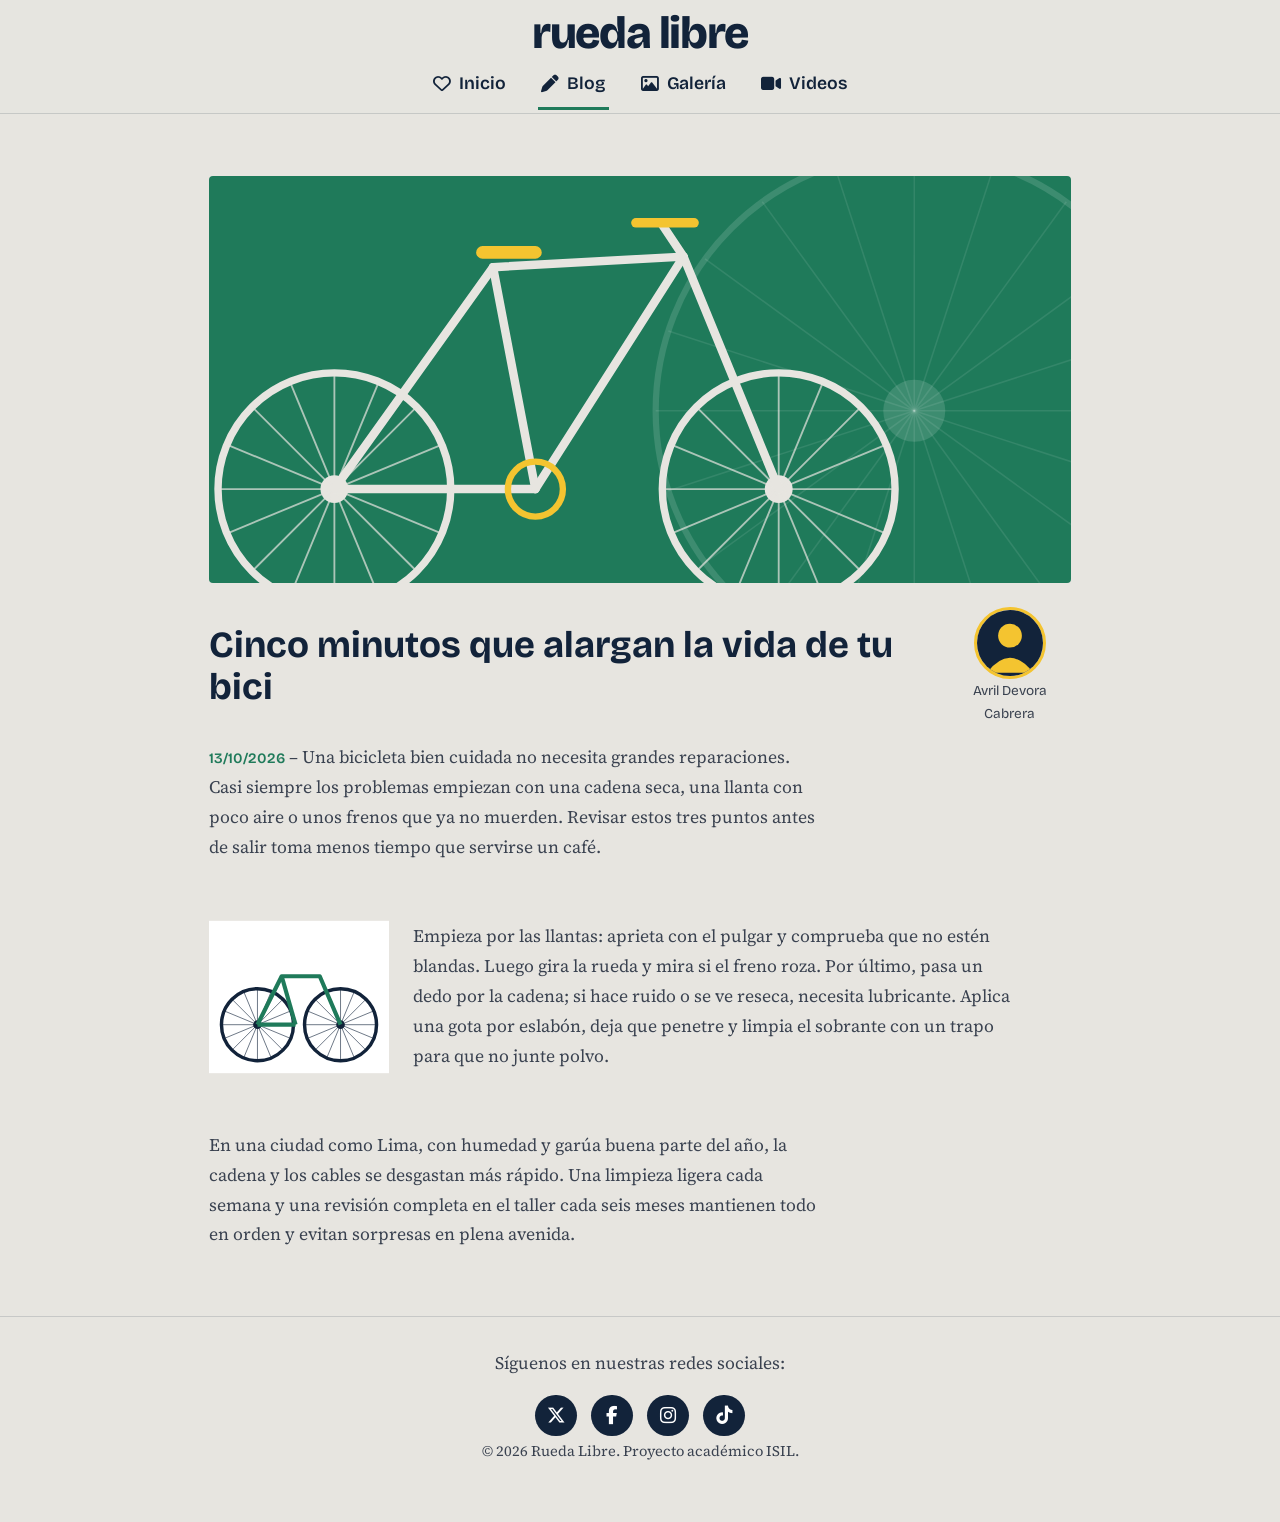
<file: blog.html>
<!DOCTYPE html>
<html lang="es">
<head>
  <meta charset="UTF-8">
  <meta name="viewport" content="width=device-width, initial-scale=1">
  <title>Blog | Rueda Libre</title>
  <meta name="description" content="Rueda Libre: taller de bicicletas urbanas en Lima. Mantenimiento, ajustes y consejos para rodar seguro.">
  <link rel="icon" type="image/svg+xml" href="img/favicon.svg">
  <link rel="preconnect" href="https://fonts.googleapis.com">
  <link rel="preconnect" href="https://fonts.gstatic.com" crossorigin>
  <link rel="stylesheet" href="https://fonts.googleapis.com/css2?family=Bricolage+Grotesque:wght@600;800&family=Source+Serif+4:ital,wght@0,400;1,400&display=swap">
  <link rel="stylesheet" href="https://cdnjs.cloudflare.com/ajax/libs/font-awesome/6.5.1/css/all.min.css">
  <link rel="stylesheet" href="css/estilos.css">
</head>
<body>
  <header class="cabecera-fija">
    <a class="logo" href="index.html">rueda libre</a>
    <nav aria-label="Menú principal">
      <ul class="menu">
        <li><a href="index.html"><i class="fa-regular fa-heart" aria-hidden="true"></i>Inicio</a></li>
        <li><a href="blog.html" class="activo" aria-current="page"><i class="fa-solid fa-pen" aria-hidden="true"></i>Blog</a></li>
        <li><a href="galeria.html"><i class="fa-regular fa-image" aria-hidden="true"></i>Galería</a></li>
        <li><a href="videos.html"><i class="fa-solid fa-video" aria-hidden="true"></i>Videos</a></li>
      </ul>
    </nav>
  </header>

  <main>
    <img class="banner" src="img/blog-banner.svg" alt="Ilustración de una bicicleta urbana sobre fondo verde" width="1100" height="520">

    <article>
      <div class="titulo-blog">
        <h2>Cinco minutos que alargan la vida de tu bici</h2>
        <div class="creador">
          <img src="img/creador.svg" alt="Foto del creador del sitio" width="72" height="72">
          <span>Avril Devora Cabrera</span>
        </div>
      </div>

      <p><span class="fecha">13/10/2026</span> &ndash; Una bicicleta bien cuidada no necesita grandes reparaciones. Casi siempre los problemas empiezan con una cadena seca, una llanta con poco aire o unos frenos que ya no muerden. Revisar estos tres puntos antes de salir toma menos tiempo que servirse un café.</p>

      <div class="con-imagen">
        <img src="img/blog-icono.svg" alt="Dibujo sencillo de una bicicleta" width="260" height="220">
        <p>Empieza por las llantas: aprieta con el pulgar y comprueba que no estén blandas. Luego gira la rueda y mira si el freno roza. Por último, pasa un dedo por la cadena; si hace ruido o se ve reseca, necesita lubricante. Aplica una gota por eslabón, deja que penetre y limpia el sobrante con un trapo para que no junte polvo.</p>
      </div>

      <p>En una ciudad como Lima, con humedad y garúa buena parte del año, la cadena y los cables se desgastan más rápido. Una limpieza ligera cada semana y una revisión completa en el taller cada seis meses mantienen todo en orden y evitan sorpresas en plena avenida.</p>
    </article>

  </main>

  <footer class="pie">
    <p>Síguenos en nuestras redes sociales:</p>
    <nav aria-label="Redes sociales">
      <ul class="redes">
        <li><a href="https://x.com/" target="_blank" rel="noopener" aria-label="X (Twitter)"><i class="fa-brands fa-x-twitter"></i></a></li>
        <li><a href="https://www.facebook.com/" target="_blank" rel="noopener" aria-label="Facebook"><i class="fa-brands fa-facebook-f"></i></a></li>
        <li><a href="https://www.instagram.com/" target="_blank" rel="noopener" aria-label="Instagram"><i class="fa-brands fa-instagram"></i></a></li>
        <li><a href="https://www.tiktok.com/" target="_blank" rel="noopener" aria-label="TikTok"><i class="fa-brands fa-tiktok"></i></a></li>
      </ul>
    </nav>
    <p><small>&copy; 2026 Rueda Libre. Proyecto académico ISIL.</small></p>
  </footer>
</body>
</html>
</file>
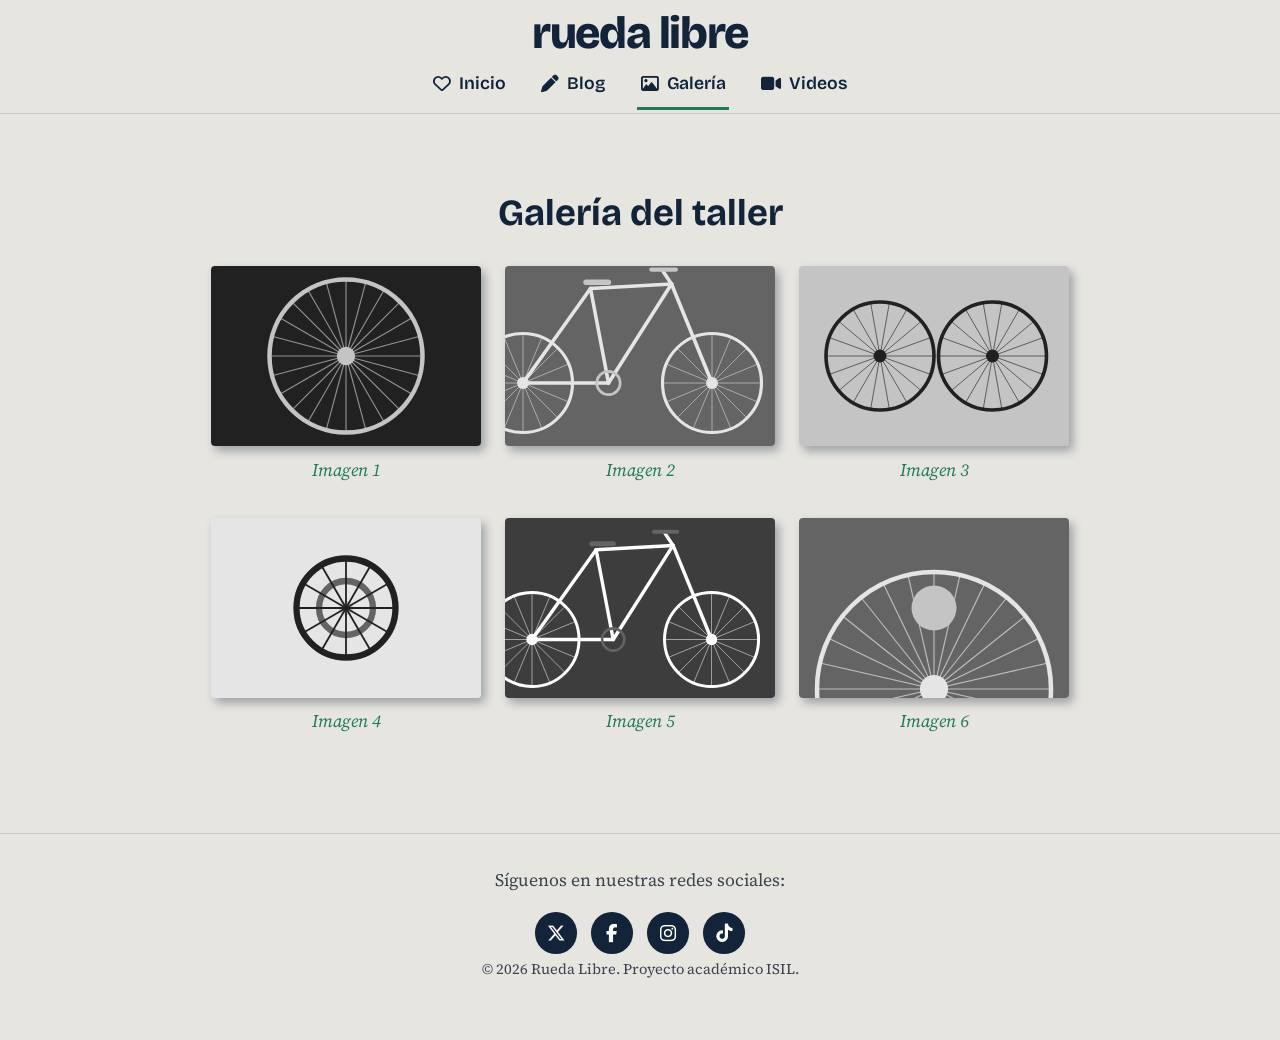
<file: galeria.html>
<!DOCTYPE html>
<html lang="es">
<head>
  <meta charset="UTF-8">
  <meta name="viewport" content="width=device-width, initial-scale=1">
  <title>Galería | Rueda Libre</title>
  <meta name="description" content="Rueda Libre: taller de bicicletas urbanas en Lima. Mantenimiento, ajustes y consejos para rodar seguro.">
  <link rel="icon" type="image/svg+xml" href="img/favicon.svg">
  <link rel="preconnect" href="https://fonts.googleapis.com">
  <link rel="preconnect" href="https://fonts.gstatic.com" crossorigin>
  <link rel="stylesheet" href="https://fonts.googleapis.com/css2?family=Bricolage+Grotesque:wght@600;800&family=Source+Serif+4:ital,wght@0,400;1,400&display=swap">
  <link rel="stylesheet" href="https://cdnjs.cloudflare.com/ajax/libs/font-awesome/6.5.1/css/all.min.css">
  <link rel="stylesheet" href="css/estilos.css">
</head>
<body>
  <header class="cabecera-fija">
    <a class="logo" href="index.html">rueda libre</a>
    <nav aria-label="Menú principal">
      <ul class="menu">
        <li><a href="index.html"><i class="fa-regular fa-heart" aria-hidden="true"></i>Inicio</a></li>
        <li><a href="blog.html"><i class="fa-solid fa-pen" aria-hidden="true"></i>Blog</a></li>
        <li><a href="galeria.html" class="activo" aria-current="page"><i class="fa-regular fa-image" aria-hidden="true"></i>Galería</a></li>
        <li><a href="videos.html"><i class="fa-solid fa-video" aria-hidden="true"></i>Videos</a></li>
      </ul>
    </nav>
  </header>

  <main>
    <h2 class="intro">Galería del taller</h2>
    <section class="galeria" aria-label="Galería de imágenes">
      <figure>
        <div class="foto"><img src="img/galeria-1.svg" alt="Rueda con rayos en amarillo" width="600" height="400"></div>
        <figcaption>Imagen 1</figcaption>
      </figure>
      <figure>
        <div class="foto"><img src="img/galeria-2.svg" alt="Bicicleta urbana verde" width="600" height="400"></div>
        <figcaption>Imagen 2</figcaption>
      </figure>
      <figure>
        <div class="foto"><img src="img/galeria-3.svg" alt="Par de ruedas sobre fondo amarillo" width="600" height="400"></div>
        <figcaption>Imagen 3</figcaption>
      </figure>
      <figure>
        <div class="foto"><img src="img/galeria-4.svg" alt="Detalle de plato y pedal" width="600" height="400"></div>
        <figcaption>Imagen 4</figcaption>
      </figure>
      <figure>
        <div class="foto"><img src="img/galeria-5.svg" alt="Bicicleta clara sobre azul" width="600" height="400"></div>
        <figcaption>Imagen 5</figcaption>
      </figure>
      <figure>
        <div class="foto"><img src="img/galeria-6.svg" alt="Rueda grande sobre fondo verde" width="600" height="400"></div>
        <figcaption>Imagen 6</figcaption>
      </figure>
    </section>
  </main>

  <footer class="pie">
    <p>Síguenos en nuestras redes sociales:</p>
    <nav aria-label="Redes sociales">
      <ul class="redes">
        <li><a href="https://x.com/" target="_blank" rel="noopener" aria-label="X (Twitter)"><i class="fa-brands fa-x-twitter"></i></a></li>
        <li><a href="https://www.facebook.com/" target="_blank" rel="noopener" aria-label="Facebook"><i class="fa-brands fa-facebook-f"></i></a></li>
        <li><a href="https://www.instagram.com/" target="_blank" rel="noopener" aria-label="Instagram"><i class="fa-brands fa-instagram"></i></a></li>
        <li><a href="https://www.tiktok.com/" target="_blank" rel="noopener" aria-label="TikTok"><i class="fa-brands fa-tiktok"></i></a></li>
      </ul>
    </nav>
    <p><small>&copy; 2026 Rueda Libre. Proyecto académico ISIL.</small></p>
  </footer>
</body>
</html>
</file>
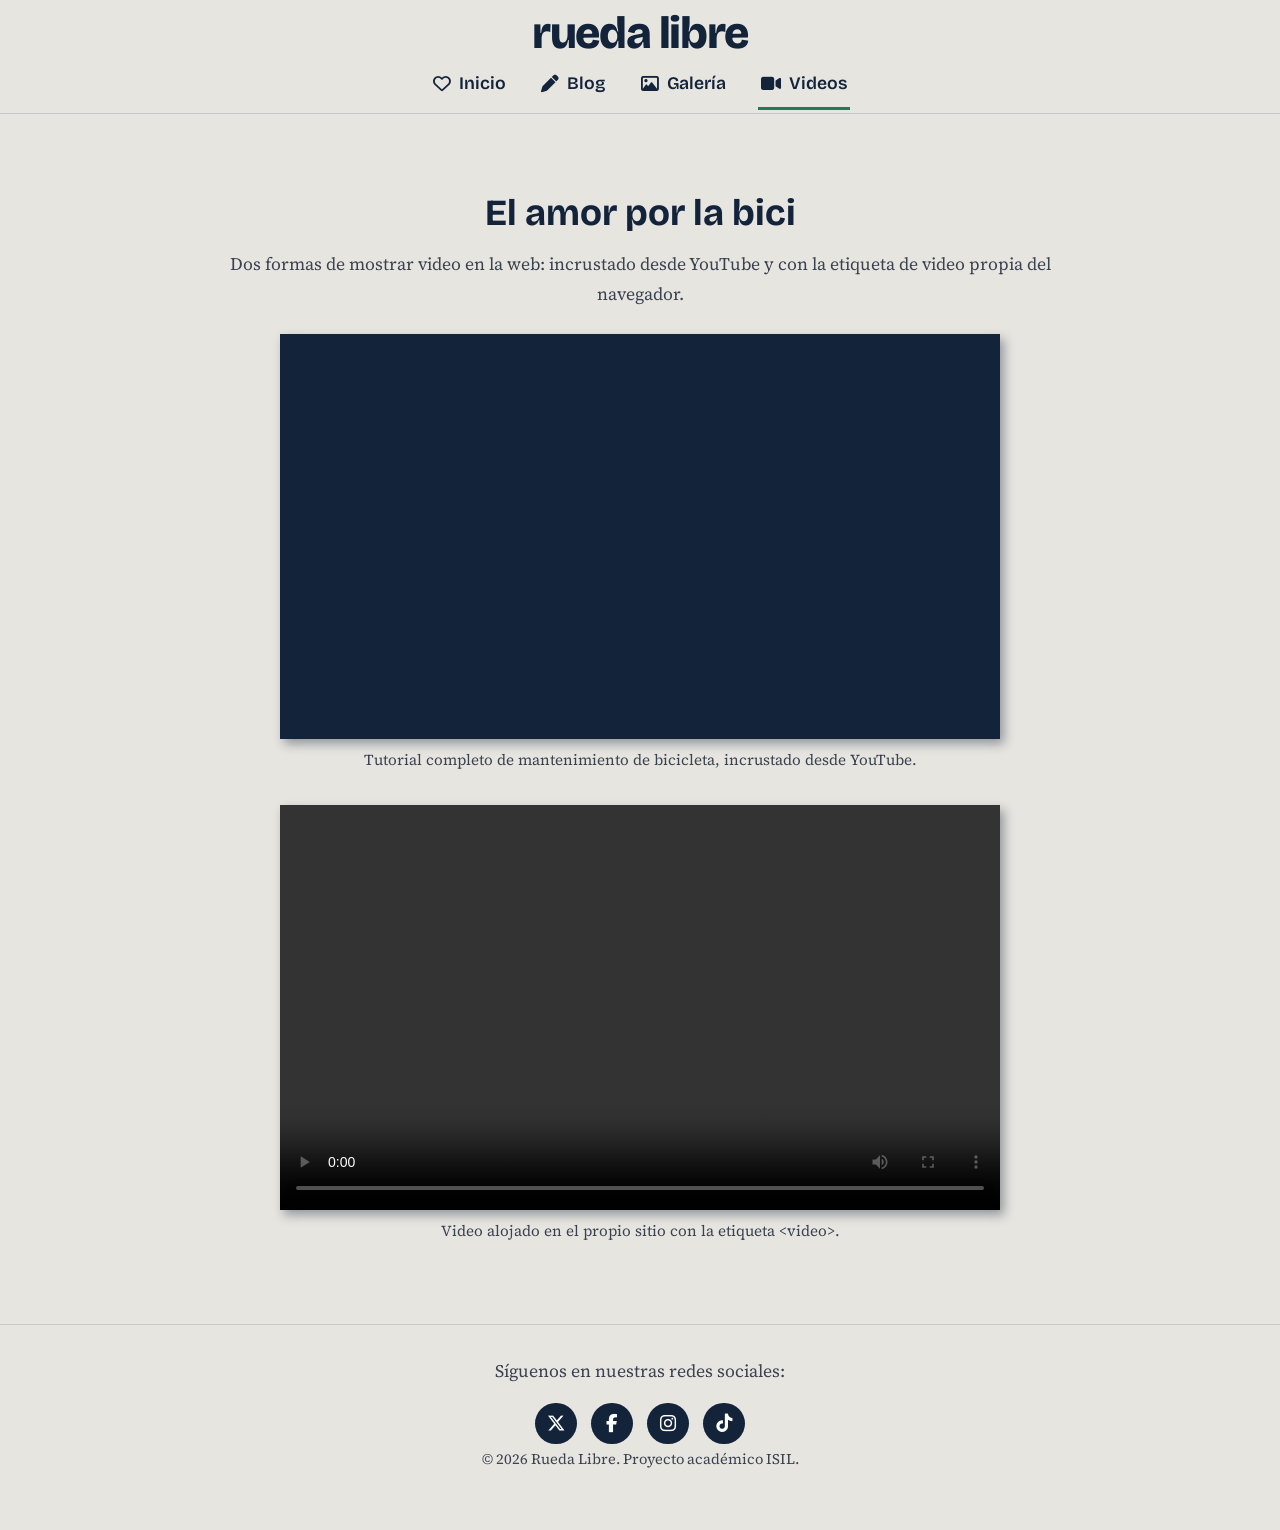
<file: videos.html>
<!DOCTYPE html>
<html lang="es">
<head>
  <meta charset="UTF-8">
  <meta name="viewport" content="width=device-width, initial-scale=1">
  <title>Videos | Rueda Libre</title>
  <meta name="description" content="Rueda Libre: taller de bicicletas urbanas en Lima. Mantenimiento, ajustes y consejos para rodar seguro.">
  <link rel="icon" type="image/svg+xml" href="img/favicon.svg">
  <link rel="preconnect" href="https://fonts.googleapis.com">
  <link rel="preconnect" href="https://fonts.gstatic.com" crossorigin>
  <link rel="stylesheet" href="https://fonts.googleapis.com/css2?family=Bricolage+Grotesque:wght@600;800&family=Source+Serif+4:ital,wght@0,400;1,400&display=swap">
  <link rel="stylesheet" href="https://cdnjs.cloudflare.com/ajax/libs/font-awesome/6.5.1/css/all.min.css">
  <link rel="stylesheet" href="css/estilos.css">
</head>
<body>
  <header class="cabecera-fija">
    <a class="logo" href="index.html">rueda libre</a>
    <nav aria-label="Menú principal">
      <ul class="menu">
        <li><a href="index.html"><i class="fa-regular fa-heart" aria-hidden="true"></i>Inicio</a></li>
        <li><a href="blog.html"><i class="fa-solid fa-pen" aria-hidden="true"></i>Blog</a></li>
        <li><a href="galeria.html"><i class="fa-regular fa-image" aria-hidden="true"></i>Galería</a></li>
        <li><a href="videos.html" class="activo" aria-current="page"><i class="fa-solid fa-video" aria-hidden="true"></i>Videos</a></li>
      </ul>
    </nav>
  </header>

  <main>
    <h2 class="intro">El amor por la bici</h2>
    <p class="intro">Dos formas de mostrar video en la web: incrustado desde YouTube y con la etiqueta de video propia del navegador.</p>

    <section aria-label="Video de YouTube">
      <div class="video-box">
        <iframe src="https://www.youtube.com/embed/O3mzPQnyyOU" title="Tutorial de mantenimiento de bicicleta" loading="lazy" allow="accelerometer; autoplay; clipboard-write; encrypted-media; gyroscope; picture-in-picture" allowfullscreen></iframe>
      </div>
      <p class="nota-video">Tutorial completo de mantenimiento de bicicleta, incrustado desde YouTube.</p>
    </section>

    <section aria-label="Video del taller">
      <div class="video-box">
        <video controls preload="metadata">
          <source src="video/rueda-libre.mp4" type="video/mp4">
          Tu navegador no admite la etiqueta de video.
        </video>
      </div>
      <p class="nota-video">Video alojado en el propio sitio con la etiqueta &lt;video&gt;.</p>
    </section>
  </main>

  <footer class="pie">
    <p>Síguenos en nuestras redes sociales:</p>
    <nav aria-label="Redes sociales">
      <ul class="redes">
        <li><a href="https://x.com/" target="_blank" rel="noopener" aria-label="X (Twitter)"><i class="fa-brands fa-x-twitter"></i></a></li>
        <li><a href="https://www.facebook.com/" target="_blank" rel="noopener" aria-label="Facebook"><i class="fa-brands fa-facebook-f"></i></a></li>
        <li><a href="https://www.instagram.com/" target="_blank" rel="noopener" aria-label="Instagram"><i class="fa-brands fa-instagram"></i></a></li>
        <li><a href="https://www.tiktok.com/" target="_blank" rel="noopener" aria-label="TikTok"><i class="fa-brands fa-tiktok"></i></a></li>
      </ul>
    </nav>
    <p><small>&copy; 2026 Rueda Libre. Proyecto académico ISIL.</small></p>
  </footer>
</body>
</html>
</file>
<file: css/estilos.css>
/* ==========================================================
   Rueda Libre - Taller de bicicletas urbanas
   Paleta: tinta #12233A | cámara #1F7A5A | señal #F4C430
           niebla #E7E5E0 | grafito #3A4250
   ========================================================== */

:root {
  --tinta: #12233A;
  --camara: #1F7A5A;
  --senal: #F4C430;
  --niebla: #E7E5E0;
  --grafito: #3A4250;
  --titulos: "Bricolage Grotesque", "Segoe UI", Arial, sans-serif;
  --texto: "Source Serif 4", Georgia, "Times New Roman", serif;
}

*, *::before, *::after { box-sizing: border-box; }

html { scroll-behavior: smooth; }

body {
  margin: 0;
  background: var(--niebla);
  color: var(--grafito);
  font-family: var(--texto);
  font-size: 1.1rem;
  line-height: 1.7;
}

img, video, iframe { max-width: 100%; display: block; }

a { color: var(--camara); transition: color .2s, background-color .2s; }
a:hover { color: var(--tinta); }

:focus-visible { outline: 3px solid var(--senal); outline-offset: 3px; }

/* ---------- Menú (compartido) ---------- */
.menu {
  display: flex;
  flex-wrap: wrap;
  justify-content: center;
  gap: .4rem 1.8rem;
  list-style: none;
  margin: 0;
  padding: 0;
  font-family: var(--titulos);
  font-weight: 600;
}
.menu a {
  display: inline-flex;
  align-items: center;
  gap: .5rem;
  padding: .5rem .2rem;
  text-decoration: none;
  border-bottom: 3px solid transparent;
}
.menu a:hover { border-bottom-color: var(--senal); }
.menu a.activo { border-bottom-color: var(--camara); }

/* ---------- Redes sociales (compartido) ---------- */
.redes {
  display: flex;
  justify-content: center;
  gap: .9rem;
  list-style: none;
  margin: 0;
  padding: 0;
}
.redes a {
  display: flex;
  align-items: center;
  justify-content: center;
  width: 2.6rem;
  height: 2.6rem;
  border-radius: 50%;
  background: var(--tinta);
  color: #fff;
  text-decoration: none;
  font-size: 1.15rem;
  transition: transform .2s, background-color .2s, color .2s;
}
.redes a:hover { background: var(--senal); color: var(--tinta); transform: translateY(-4px); }

/* ==========================================================
   INDEX: portada con imagen de fondo
   ========================================================== */
.portada {
  position: relative;
  min-height: 100vh;
  display: flex;
  flex-direction: column;
  align-items: center;
  justify-content: center;
  gap: 1.6rem;
  padding: 2rem 1.2rem;
  text-align: center;
  color: #fff;
  background:
    linear-gradient(rgba(18,35,58,.55), rgba(18,35,58,.8)),
    url("../img/hero.svg") center / cover no-repeat;
}
.portada h1 {
  margin: 0;
  font-family: var(--titulos);
  font-weight: 800;
  font-size: clamp(3rem, 11vw, 8rem);
  line-height: .95;
  letter-spacing: -.03em;
}
.portada .eslogan {
  margin: 0;
  max-width: 34ch;
  font-size: clamp(1.1rem, 2.4vw, 1.5rem);
  font-style: italic;
}
.portada .menu a { color: #fff; }
.portada .menu a:hover { color: var(--senal); }
.portada .redes a { background: #fff; color: var(--tinta); }
.portada .redes a:hover { background: var(--senal); }

/* ==========================================================
   PÁGINAS INTERNAS: cabecera fija
   ========================================================== */
.cabecera-fija {
  position: fixed;
  top: 0;
  left: 0;
  width: 100%;
  z-index: 10;
  display: flex;
  flex-direction: column;
  align-items: center;
  gap: .3rem;
  padding: .7rem 1rem .2rem;
  background: rgba(231,229,224,.96);
  border-bottom: 1px solid rgba(18,35,58,.15);
}
.logo {
  font-family: var(--titulos);
  font-weight: 800;
  font-size: clamp(1.8rem, 5vw, 2.8rem);
  letter-spacing: -.03em;
  line-height: 1;
  color: var(--tinta);
  text-decoration: none;
}
.logo:hover { color: var(--camara); }
.cabecera-fija .menu a { color: var(--tinta); }

main {
  max-width: 900px;
  margin: 0 auto;
  padding: 11rem 1.2rem 3rem; /* espacio para la cabecera fija */
}

main h2 {
  font-family: var(--titulos);
  font-size: clamp(1.6rem, 4vw, 2.3rem);
  line-height: 1.15;
  color: var(--tinta);
  margin: 0;
}

.pie {
  padding: 2rem 1rem 2.5rem;
  text-align: center;
  border-top: 1px solid rgba(18,35,58,.15);
}
.pie p { margin: 0 0 1rem; }

/* ---------- Blog ---------- */
.banner { width: 100%; height: auto; border-radius: 4px; }

.titulo-blog {
  display: flex;
  align-items: center;
  justify-content: space-between;
  gap: 1rem;
  margin: 1.5rem 0 1rem;
}
.creador {
  display: flex;
  flex-direction: column;
  align-items: center;
  font-family: var(--titulos);
  font-size: .85rem;
  text-align: center;
}
.creador img {
  width: 72px;
  height: 72px;
  border-radius: 50%;
  object-fit: cover;
  border: 3px solid var(--senal);
}
.fecha { font-family: var(--titulos); font-size: .9rem; color: var(--camara); font-weight: 600; }

article p { max-width: 68ch; }
article { text-align: left; }

.con-imagen {
  display: flex;
  align-items: center;
  gap: 1.5rem;
  margin: 1.5rem 0;
}
.con-imagen img { width: 180px; flex-shrink: 0; border-radius: 4px; }
.con-imagen p { margin: 0; }

.seguinos { text-align: center; font-family: var(--titulos); font-weight: 600; margin: 2.5rem 0 1rem; }

/* ---------- Galería ---------- */
.galeria {
  display: flex;
  flex-wrap: wrap;
  justify-content: center;
  gap: 2rem 1.5rem;
  margin: 2rem 0 3rem;
}
.galeria figure { margin: 0; width: 270px; }
.galeria .foto { overflow: hidden; border-radius: 4px; box-shadow: 4px 5px 10px rgba(18,35,58,.35); }
.galeria img {
  width: 100%;
  height: auto;
  filter: grayscale(100%);
  transition: filter .4s, transform .4s;
}
.galeria img:hover { filter: grayscale(0); transform: scale(1.12) rotate(-1.5deg); }
.galeria figcaption { text-align: center; font-style: italic; margin-top: .6rem; color: var(--camara); }

/* ---------- Videos ---------- */
.video-box {
  position: relative;
  width: 100%;
  max-width: 720px;
  margin: 1.5rem auto .5rem;
  aspect-ratio: 16 / 9;
  background: var(--tinta);
  box-shadow: 4px 5px 10px rgba(18,35,58,.4);
}
.video-box iframe, .video-box video {
  position: absolute;
  inset: 0;
  width: 100%;
  height: 100%;
  border: 0;
}
.nota-video { max-width: 720px; margin: 0 auto 2rem; font-size: .95rem; text-align: center; }
.intro { text-align: center; margin: 1rem auto 0; }

/* ---------- Adaptable a celular ---------- */
@media (max-width: 600px) {
  main { padding-top: 10rem; }
  .con-imagen { flex-direction: column; }
  .con-imagen img { width: 60%; }
  .menu { gap: .2rem 1rem; font-size: .95rem; }
}

@media (prefers-reduced-motion: reduce) {
  * { transition: none !important; }
  html { scroll-behavior: auto; }
}

/* ---------- Pie de la portada ---------- */
body.inicio { min-height: 100vh; display: flex; flex-direction: column; }
body.inicio .portada { flex: 1; min-height: auto; }
.pie-inicio { background: var(--tinta); color: #cfd6e0; text-align: center; padding: 1rem; }
</file>
